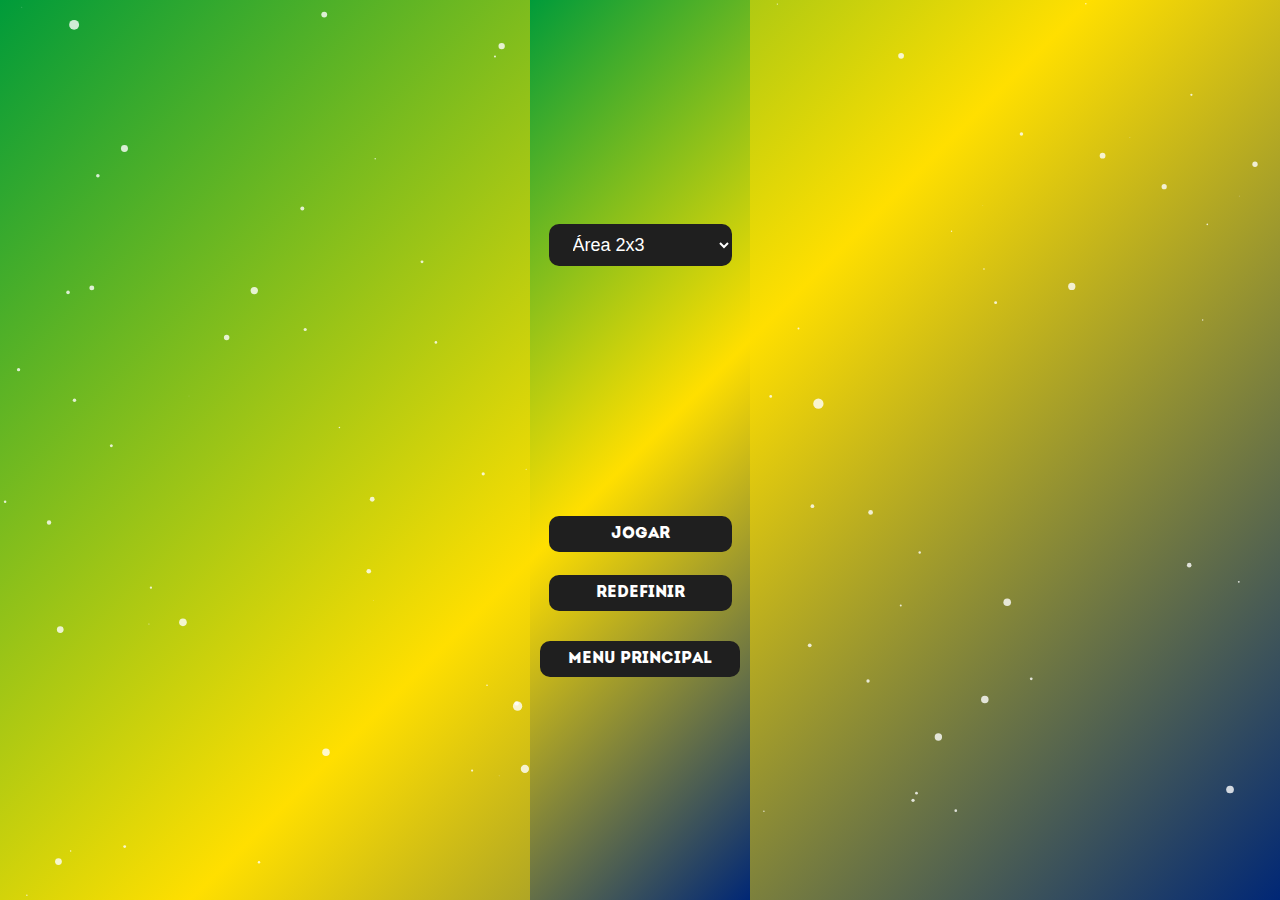
<file: games/bombucks/index.html>
<!DOCTYPE html>
<html lang="ru">

<head>
    <meta charset="UTF-8">
    <meta name="viewport" content="width=device-width, initial-scale=1.0, maximum-scale=1.0, user-scalable=no">
    <title>Bombucks Game</title>
    <style>
        @font-face {
            font-family: 'Intro';
            src: url('fonts/intro.otf') format('opentype');
        }

        body,
        html {
            margin: 0;
            padding: 0;
            height: 100%;
            display: flex;
            flex-direction: column;
            justify-content: center;
            align-items: center;
            background: linear-gradient(135deg, #009b3a, #ffdf00, #002776);
            animation: Gradient 16s ease infinite;
        }

        @keyframes Gradient {
            0% {
                background-position: 0% 50%;
            }

            50% {
                background-position: 100% 50%;
            }

            100% {
                background-position: 0% 50%;
            }
        }

        .container {
            text-align: center;
            margin-top: 20px;
        }

        .game-board {
            display: flex;
            flex-wrap: wrap;
            margin: 10px auto;
            min-height: 200px;
        }

        .row {
            display: flex;
            width: 100%;
            opacity: 0;
            transform: translateY(20px);
            animation: slideIn 0.5s forwards ease-out;
        }

        @keyframes slideIn {
            to {
                opacity: 1;
                transform: translateY(0);
            }
        }

        .square {
            margin: 2.7px;
            background-color: #f0f0f0;
            transition: all 0.3s;
            background: linear-gradient(145deg, #1f1f1f, #2b2b2b);
            border-radius: 10px;
            display: flex;
            justify-content: center;
            align-items: center;
            position: relative;
            box-shadow: 0 0 0 4px #555555;
        }

        .square.active {
            background-color: #ff9a9e;
            border-radius: 50%;
        }

        .play-button,
        .reset-button,
        .field-select-button {
            padding: 10px 20px;
            font-size: 16px;
            margin-top: 20px;
            cursor: pointer;
        }

        .neon-circle {
            width: 60%;
            height: 45%;
            border-radius: 50% / 50%;
            border: 4px solid white;
            box-shadow:
                0 0 30px rgba(0, 255, 153, 1),
                0 0 60px rgba(0, 255, 204, 0.9),
                0 0 90px rgba(0, 255, 204, 0.8),
                0 0 120px rgba(0, 255, 204, 0.7);
            animation: appear 1s ease forwards;
            opacity: 0;
            background-color: transparent;
        }

        button {
            background-color: #1f1f1f;
            color: white;
            border: none;
            border-radius: 10px;
            padding: 15px 30px;
            font-size: 18px;
            cursor: pointer;
            transition: background-color 0.3s ease;
            width: 200px;
            margin: 10px;
            font-family: 'Intro', sans-serif;
        }

        button:hover {
            background-color: #008B8B;
        }

        button:active {
            background-color: #008B8B;
        }

        .play-button {
            margin-bottom: 3px;
        }

        select {
            padding: 10px 20px;
            font-size: 18px;
            background-color: #1f1f1f;
            color: white;
            border: none;
            border-radius: 10px;
            margin: 10px 0;
            cursor: pointer;
            transition: background-color 0.3s ease;
            width: 100%;
            box-sizing: border-box;
        }

        select:hover {
            background-color: #008B8B;
        }

        label {
            font-family: 'Intro', sans-serif;
            font-size: 18px;
        }

        canvas#particleCanvas {
            position: fixed;
            top: 0;
            left: 0;
            width: 100%;
            height: 100%;
            z-index: -1;
            pointer-events: none;
        }

        header {
            position: fixed;
            top: 0;
            z-index: 10;
            width: 100%;
            padding: 10px 20px;
            background-color: #333;
            color: #fff;
            display: flex;
            align-items: center;
            font-family: 'Intro', Arial, sans-serif;
            box-sizing: border-box;
            font-size: 24px;
        }

        header img {
            height: 30px;
            width: 30px;
            margin-right: 10px;
            border-radius: 50%;
        }

        .tab {
            position: fixed;
            bottom: 0;
            z-index: 10;
            width: 100%;
            display: flex;
            justify-content: center;
            background-color: #333;
            padding: 10px 0;
            border-radius: 50px;
            height: 70px;
            /* Фиксированная высота для десктопа */
        }

        .tab button {
            background-color: inherit;
            flex: 1 0 auto;
            margin: 0 10px;
            border: none;
            outline: none;
            cursor: pointer;
            padding: 14px 20px;
            transition: 0.3s;
            color: #fff;
            text-align: center;
            border-radius: 50px;
            font-size: 16px;
            font-family: 'Intro', Arial, sans-serif;
        }

        .tab button img {
            max-width: 38px;
            height: 38px;
        }

        .tab button:hover {
            background-color: #555;
            transform: translateY(-2px);
        }

        .tab button.active {
            background-color: #666;
            box-shadow: 0 2px 10px rgba(0, 0, 0, 0.5);
        }

        /* Медиазапросы для адаптации на мобильных устройствах */
        @media (max-width: 768px) {
            .tab {
                height: 70px;
                /* Фиксированная высота для планшетов */
            }

            .tab button {
                margin: 0 5px;
                padding: 10px 15px;
                font-size: 14px;
            }

            .tab button img {
                max-width: 32px;
                height: 32px;
            }
        }

        @media (max-width: 480px) {
            .tab {
                height: 70px;
                /* Фиксированная высота для мобильных устройств */
            }


            .tab button {
                margin: 0 3px;
                padding: 8px 12px;
                font-size: 12px;
            }

            .tab button img {
                max-width: 28px;
                height: 28px;
            }
        }

        /* Убираем синий эффект выделения при нажатии на мобильных устройствах */
        button,
        select,
        input,
        textarea,
        a {
            -webkit-tap-highlight-color: transparent;
            -webkit-focus-ring-color: transparent;
            outline: none;
        }

        * {
            -webkit-tap-highlight-color: transparent;
            /* Убирает подсветку при нажатии на любом элементе */
            -webkit-touch-callout: none;
            /* Отключает вызов меню на долгий тап */
        }
        element.style {
}
@media (max-width: 480px) {
    .tab {
        height: 70px;
    }
}
@media (max-width: 768px) {
    .tab {
        height: 70px;
    }
}
.tab {
    position: fixed;
    bottom: 0;
    z-index: 10;
    width: 100%;
    display: flex;
    justify-content: center;
    background-color: #333;
    padding: 10px 0;
    border-radius: 50px;
    height: 70px;
}

.tab button {
    width: 99%;
    background-color: rgba(0, 0, 0, 0);
    border: 0;
    border-radius: 64px;
}
.tab img {
    width: 24px;
    height: 24px;
}
.tab button:hover {
    width: 99%;
    background-color: rgba(0, 0, 0, 0.399);
    border: 0;

}
* {
    -webkit-tap-highlight-color: transparent;
    -webkit-touch-callout: none;
}
user agent stylesheet
div {
    display: block;
    unicode-bidi: isolate;
}
style attribute {
    --tg-viewport-height: 100vh;
    --tg-viewport-stable-height: 100vh;
}
background-color rgb(51, 51, 51)
border-bottom-left-radius 50px
border-bottom-right-radius 50px
border-top-left-radius 50px
border-top-right-radius 50px
bottom 0px
display flex
font-family Arial, sans-serif
height 70px
justify-content center
padding-bottom 10px
padding-left 0px
padding-right 0px
padding-top 10px
position fixed
unicode-bidi isolate
width 390.4px
z-index 10
-webkit-tap-highlight-color rgba(0, 0, 0, 0)
}

    </style>
</head>

<body>
    <canvas id="particleCanvas"></canvas> <!-- Добавленный элемент canvas -->
    <div>
        <select id="fieldSelect">
            <option value="2x3" selected>Área 2x3</option>
            <option value="3x6">Área 3x6</option>
            <option value="4x9">Área 4x9</option>
            <option value="5x12">Área 5x12</option>
            <option value="6x15">Área 6x15</option>
        </select>
    </div>
    <div class="game-board" id="gameBoard"></div>
    <button class="play-button">Jogar</button>
    <button class="reset-button">Redefinir</button>
	 <button class="reset-button" onclick="location.href='https://tolianius.github.io/brazil-games.github.io/'">Menu principal</button>
        </button>
    </div>
    <script src="https://telegram.org/js/telegram-web-app.js"></script>
    <script>
        document.addEventListener('DOMContentLoaded', () => {
            const gameBoard = document.getElementById('gameBoard');
            const playButton = document.querySelector('.play-button');
            const resetButton = document.querySelector('.reset-button');
            const fieldSelect = document.getElementById('fieldSelect');
            let dotsCount = 0;
            let numRows = 2;
            let numCols = 2;
            let maxDots = 3;
            let squareSize = 90;

            function initializeBoard() {
                gameBoard.innerHTML = '';
                for (let i = 0; i < numRows; i++) {
                    const newRow = document.createElement('div');
                    newRow.className = 'row';
                    for (let j = 0; j < numCols; j++) {
                        const newSquare = document.createElement('div');
                        newSquare.className = 'square';
                        newSquare.style.width = `${squareSize}px`;
                        newSquare.style.height = `${squareSize}px`;

                        const neonCircle = document.createElement('div');
                        neonCircle.className = 'neon-circle';
                        newSquare.appendChild(neonCircle);

                        newRow.appendChild(newSquare);
                    }
                    gameBoard.appendChild(newRow);
                }
                updateSelectAndButtonWidth();
            }

            // Инициализация с параметрами для "2x3"
            initializeBoard();
            updateBoardSize();
            clearAllSquares();
            dotsCount = 0;
            function triggerHapticFeedback() {
                if (window.Telegram && window.Telegram.WebApp.HapticFeedback) {
                    window.Telegram.WebApp.HapticFeedback.impactOccurred('medium');
                }
            }

            function updateBoardSize() {
                triggerHapticFeedback();
                const rowWidth = squareSize * numCols + (numCols - 1) * 2.7;
                gameBoard.style.width = `${rowWidth}px`;
                updateSelectAndButtonWidth();
            }

            function updateSelectAndButtonWidth() {
                const firstRow = gameBoard.querySelector('.row');
                if (firstRow) {
                    const firstRowWidth = firstRow.offsetWidth;
                    fieldSelect.style.width = `${firstRowWidth}px`;
                    playButton.style.width = `${firstRowWidth}px`;
                    resetButton.style.width = `${firstRowWidth}px`;
                }
            }

            function placeDot(rowNumber) {
                triggerHapticFeedback();
                const rows = Array.from(gameBoard.querySelectorAll('.row'));
                const squares = rows[numRows - 1 - rowNumber].querySelectorAll('.square');
                const randomSquare = Math.floor(Math.random() * squares.length);

                const neonCircle = squares[randomSquare].querySelector('.neon-circle');
                neonCircle.style.opacity = 1;
            }

            function addRowWithDot() {
                triggerHapticFeedback();
                const newRow = document.createElement('div');
                newRow.className = 'row';
                for (let i = 0; i < numCols; i++) {
                    const newSquare = document.createElement('div');
                    newSquare.className = 'square';
                    newSquare.style.width = `${squareSize}px`;
                    newSquare.style.height = `${squareSize}px`;

                    const neonCircle = document.createElement('div');
                    neonCircle.className = 'neon-circle';
                    newSquare.appendChild(neonCircle);

                    newRow.appendChild(newSquare);
                }
                gameBoard.insertBefore(newRow, gameBoard.firstChild);
                placeDotInNewRow(newRow);
                updateSelectAndButtonWidth();
            }

            function placeDotInNewRow(newRow) {
                const squares = newRow.querySelectorAll('.square');
                const randomSquare = Math.floor(Math.random() * squares.length);

                const neonCircle = squares[randomSquare].querySelector('.neon-circle');
                neonCircle.style.opacity = 1;
            }

            function removeRowWithDot() {
                gameBoard.removeChild(gameBoard.lastChild);
                updateSelectAndButtonWidth();
            }

            function maintainRowCount() {
                while (gameBoard.children.length > numRows) {
                    gameBoard.removeChild(gameBoard.lastChild);
                }
            }

            function clearAllSquares() {
                const circles = gameBoard.querySelectorAll('.neon-circle');
                circles.forEach(circle => circle.style.opacity = 0);
            }

            resetButton.addEventListener('click', () => {
                triggerHapticFeedback();
                clearAllSquares();
                dotsCount = 0;
            });

            playButton.addEventListener('click', () => {
                if (dotsCount >= maxDots) {
                    alert('Game end!');
                    return;
                }

                if (dotsCount < numRows) {
                    placeDot(dotsCount);
                } else {
                    removeRowWithDot();
                    addRowWithDot();
                }
                dotsCount++;
                maintainRowCount();
            });

            fieldSelect.addEventListener('change', () => {
                const selectedField = fieldSelect.value;
                if (selectedField === "6x15") {
                    numRows = 5;
                    numCols = 6;
                    maxDots = 15;
                    squareSize = 52;
                } else if (selectedField === "3x6") {
                    numRows = 3;
                    numCols = 3;
                    maxDots = 6;
                    squareSize = 70;
                } else if (selectedField === "2x3") {
                    numRows = 2;
                    numCols = 2;
                    maxDots = 3;
                    squareSize = 90;
                } else if (selectedField === "4x9") {
                    numRows = 4;
                    numCols = 4;
                    maxDots = 9;
                    squareSize = 65;
                } else if (selectedField === "5x12") {
                    numRows = 5;
                    numCols = 5;
                    maxDots = 12;
                    squareSize = 60;
                }
                initializeBoard();
                updateBoardSize();
                clearAllSquares();
                dotsCount = 0;
            });

            window.addEventListener('resize', () => {
                updateBoardSize();
            });

            initializeBoard();
            updateBoardSize();
        });

        // Анимация белых точек
        const canvas = document.getElementById('particleCanvas');
        const ctx = canvas.getContext('2d');
        canvas.width = window.innerWidth;
        canvas.height = window.innerHeight;
        let particlesArray = [];

        class Particle {
            constructor() {
                this.x = Math.random() * canvas.width;
                this.y = Math.random() * canvas.height;
                this.size = Math.random() * 5 + 1;
                this.speedX = Math.random() * 3 - 1.5;
                this.speedY = Math.random() * 3 - 1.5;
            }
            update() {
                this.x += this.speedX;
                this.y += this.speedY;
                if (this.size > 0.2) this.size -= 0.1;
            }
            draw() {
                ctx.fillStyle = 'rgba(255,255,255,0.8)';
                ctx.beginPath();
                ctx.arc(this.x, this.y, this.size, 0, Math.PI * 2);
                ctx.fill();
            }
        }

        function initParticles() {
            for (let i = 0; i < 100; i++) {
                particlesArray.push(new Particle());
            }
        }

        function animateParticles() {
            ctx.clearRect(0, 0, canvas.width, canvas.height);
            for (let i = 0; i < particlesArray.length; i++) {
                particlesArray[i].update();
                particlesArray[i].draw();
                if (particlesArray[i].size <= 0.3) {
                    particlesArray.splice(i, 1);
                    i--;
                    particlesArray.push(new Particle());
                }
            }
            requestAnimationFrame(animateParticles);
        }

        window.addEventListener('resize', () => {
            canvas.width = window.innerWidth;
            canvas.height = window.innerHeight;
        });

        initParticles();
        animateParticles();

        document.addEventListener('touchstart', function (event) {
            if (event.touches.length > 1) {
                event.preventDefault(); // Отключаем стандартное поведение при мультитач событиях
            }
        }, { passive: false });

        let lastTouchEnd = 0;
        document.addEventListener('touchend', function (event) {
            const now = (new Date()).getTime();
            if (now - lastTouchEnd <= 300) {
                event.preventDefault(); // Отключаем двойное нажатие
            }
            lastTouchEnd = now;
        }, false);

    </script>
</body>

</html>
</file>
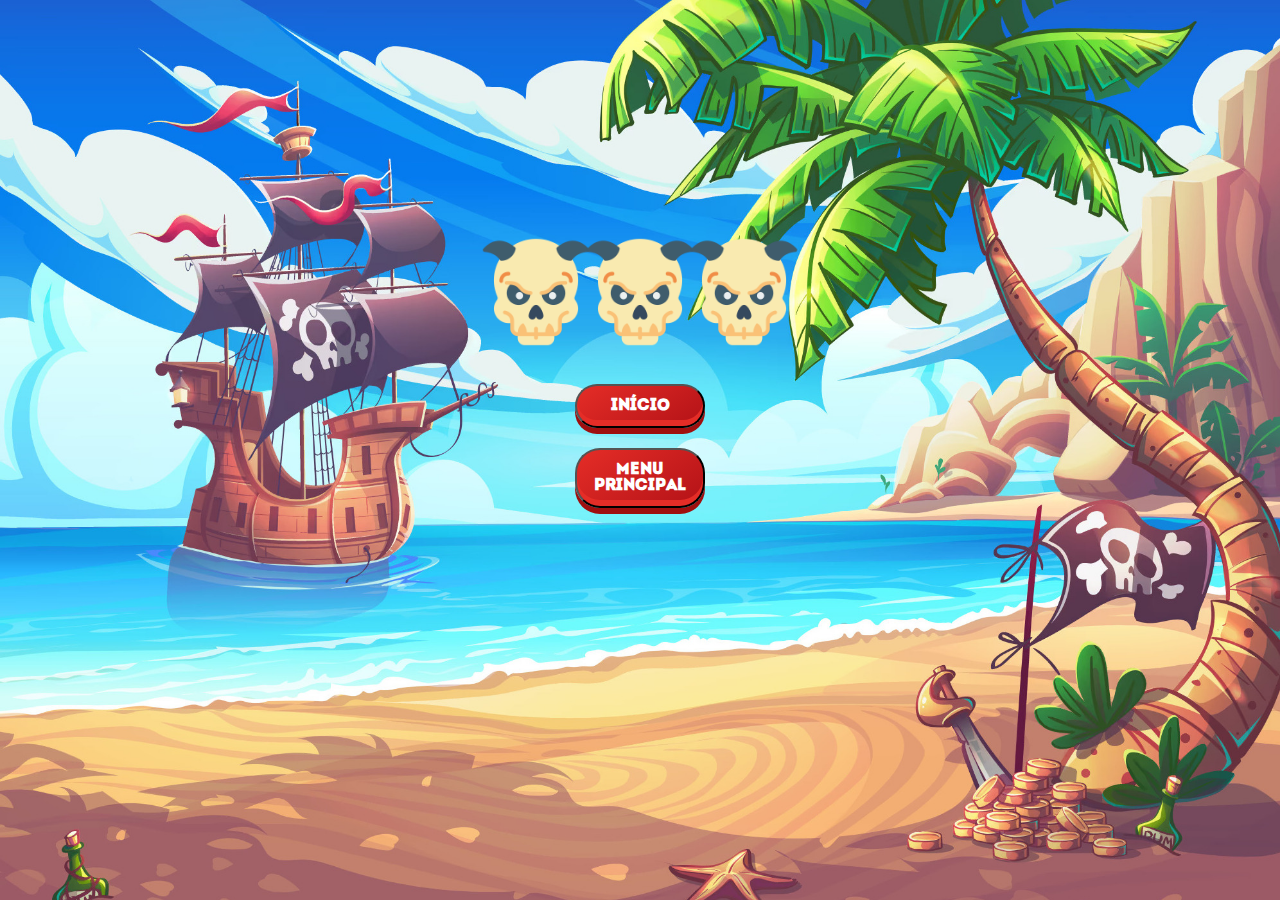
<file: games/brawlpirates/index.html>
<!DOCTYPE html>
<html lang="ru">
<head>
    <meta charset="UTF-8">
    <meta name="viewport" content="width=device-width, initial-scale=1.0, maximum-scale=1, user-scalable=no">
    <title>Черепа</title>
  <style>
        @font-face {
            font-family: 'Intro';
            src: url('intro.otf') format('opentype'); /* Убедитесь, что путь правильный */
        }
        body {
            background: url('1.jpg') no-repeat center center fixed; /* Замените 'fon.png' на ваше изображение */
            background-size: cover; /* Убедитесь, что изображение покрывает весь экран */
            margin: 0; /* Убирает отступы вокруг <body> */
            height: 100%; /* Обеспечивает заполнение всей видимой области */
            overflow: auto; /* Добавляет прокрутку, если содержимое выходит за пределы экрана */
            font-family: 'Intro', sans-serif; /* Устанавливает шрифт для всей страницы */
        }
        .button-container {
            display: flex;
            justify-content: center; /* Центрирование содержимого по горизонтали */
            align-items: center; /* Выравнивание содержимого по вертикали, если необходимо */
            flex-direction: column; /* Стек элементов вертикально */
            margin-top: 40px;
            width: 100%; /* Занимает всю ширину родителя */
        }

        .container {
            display: flex;
            justify-content: center;
            align-items: center;
            margin-top: 240px;
        }
        .container img {
            width: 110px;
            margin: -3px;
            transition: transform 0.5s cubic-bezier(0.32, 0.64, 0.45, 1);
        }
        .button-container, .input-container {
            text-align: center;
            margin-top: 40px;
        }
        #message {
            text-align: center;
            margin-top: -460px;
            font-size: 30px;
            color: black;
            font-family: 'Intro', sans-serif;
        }
       #modal {
            display: none;
            position: fixed;
            left: 0;
            top: 0;
            width: 100%;
            height: 100%;
            background: rgba(0, 0, 0, 0.7); /* Темный фон для выделения модального окна */
            z-index: 1000;
            justify-content: center;
            align-items: center;
            opacity: 0;
            transition: opacity 0.5s ease;
            border-radius: 50px;
        }

        #modal.show {
            display: flex;
            opacity: 1;
            transition: opacity 0.5s linear; /* Плавное появление */
        }

        .modal-content {
            background: white; /* Белый фон */
            padding: 25px;
            border-radius: 50px;
            width: 300px;
            box-shadow: 0 0 15px rgba(0, 0, 0, 0.2), 0 10px 20px rgba(0, 0, 0, 0.3); /* 3D тень для объемного эффекта */
            display: flex;
            flex-direction: column;
            align-items: center;
            transform: scale(0.9);
            transition: transform 0.3s ease-out;
        }

        .modal-content:hover {
            transform: scale(1.05);
        }

        @keyframes fadeInModal {
            from {
                transform: translateY(-20px);
                opacity: 0;
            }
            to {
                transform: translateY(0);
                opacity: 1;
            }
        }

        .close-button {
            position: absolute;
            top: 10px;
            right: 10px;
            font-size: 30px;
            color: black;
            background: none;
            border: none;
            cursor: pointer;
        }

        /* Стили для поля ввода */
        input[type="text"] {
            width: 80%;
            padding: 12px;
            margin-top: 15px;
            border: 2px solid #ccc; /* Исходный цвет границы */
            border-radius: 8px;
            background: white; /* Белый фон для чистоты дизайна */
            box-shadow:
                inset 0 4px 6px rgba(255, 255, 255, 0.3), /* Светлый внутренний свет для эффекта вдавленности */
                inset 0 -4px 6px rgba(0, 0, 0, 0.1); /* Темный внутренний тень для глубины */
            transition: all 0.3s ease;
            outline: none;
            color: #333; /* Цвет текста совмещенный с общим стилем */
        }

        input[type="text"]:focus {
            border-color: #a044ff; /* Градиентный цвет при фокусе, соответствующий кнопке */
            box-shadow:
                inset 0 4px 6px rgba(255, 255, 255, 0.5),
                0 0 15px rgba(160, 68, 255, 0.75); /* Светящийся эффект вокруг поля при фокусе */
        }

        input[type="text"]:hover {
            border-color: #a044ff; /* Соответствие цвета границы с фокусным состоянием */
            background: linear-gradient(to right, #e6e6e6, #ffffff); /* Легкий градиент при наведении для улучшения взаимодействия */
        }


        /* Стили для кнопки */
       .modal-button {
            padding: 10px 20px;
            margin-top: 20px;
            font-size: 12px;
            color: white;
            background: linear-gradient(45deg, #6a3093, #a044ff); /* Градиентный фон */
            border: none;
            border-radius: 5px;
            box-shadow: 0 8px 16px rgba(0, 0, 0, 0.2), 0 5px 10px #4a2379; /* Более глубокий 3D-эффект */
            cursor: pointer;
            transition: all 0.3s ease;
            width: auto; /* Автоматическая ширина для адаптации к контенту */
            font-family: 'Intro', sans-serif;
        }

        .modal-button:hover {
            background: linear-gradient(45deg, #a044ff, #6a3093); /* Инвертирование градиента при наведении */
            transform: translateY(-3px); /* Подъем кнопки при наведении */
            box-shadow: 0 10px 20px rgba(0, 0, 0, 0.4), 0 7px 14px #4a2379; /* Усиленная тень для большего "поп-ап" эффекта */
        }

        .modal-button:active {
            transform: translateY(1px); /* Эффект прожатия */
            box-shadow: 0 2px 4px rgba(0, 0, 0, 0.1), 0 1px 2px #4a2379; /* Уменьшение тени для имитации нажатия */
        }




        .close-button {
            position: absolute;
            top: 5px; /* Минимальное расстояние от верха */
            right: 10px; /* Минимальное расстояние от правого края */
            border: none;
            background: none;
            color: black;
            cursor: pointer;
            font-size: 24px;
            outline: none; /* Удаление контура при фокусе */
        }
       .start-button {
            font-size: 16px;
            font-weight: bold;
            padding: 12px 24px;
            width: 130px; /* Унификация размеров */
            border-radius: 25px;
            background: linear-gradient(145deg, #e52d27 0%, #b31217 100%); /* Красный градиент */
            box-shadow: 0 6px #9f0f0f, 0 -6px #e52d27 inset; /* Добавление 3D эффекта */
            color: white;
            cursor: pointer;
            transition: all 0.2s ease;
            outline: none; /* Убрать контур при фокусе для красоты */
            font-family: 'Intro', sans-serif;
        }

        .start-button:hover {
            background: linear-gradient(145deg, #b31217 0%, #e52d27 100%);
            box-shadow: 0 8px #9f0f0f, 0 -6px #e52d27 inset; /* Углубление тени при наведении */
            transform: translateY(-3px);
        }

        .start-button:active {
            box-shadow: 0 3px #9f0f0f, 0 -3px #e52d27 inset; /* Сжатие при нажатии */
            transform: translateY(2px);
        }


    .diamond {
        position: absolute;
        width: 6px;  // Выставите подходящий размер
        height: auto;
        z-index: 25;  // Меньше, чем у черепа, чтобы находиться под ним
    }
      .hash-id-text {
            font-size: 28px;
            font-weight: bold;
            color: #333;
            text-align: center;
            margin: 20px 0;
            padding: 10px;
            background: linear-gradient(45deg, #6a3093, #a044ff);
            background-size: 200% 200%;
            -webkit-background-clip: text;
            -webkit-text-fill-color: transparent;
            text-shadow: 2px 2px 4px rgba(0,0,0,0.2);
            animation: gradientShift 6s ease infinite;
        }

        @keyframes gradientShift {
            0% { background-position: 0% 50%; }
            50% { background-position: 100% 50%; }
            100% { background-position: 0% 50%; }
        }
      #notification {
        display: none;
        position: fixed;
        top: -10%; /* Начальное положение выше видимой области экрана */
        right: 4%;
        width: 80%; /* Ширина элемента */
        background: linear-gradient(145deg, #6a3093, #a044ff);
        color: white;
        padding: 20px;
        border-radius: 50px;
        box-shadow: 0 4px 8px rgba(0, 0, 0, 0.4);
        border: 1px solid #a044ff;
        transition: top 1s ease-in-out, opacity 1s ease-in-out; /* Увеличиваем время анимации для большей плавности */
        z-index: 2000;
        opacity: 0; /* Начальная прозрачность для анимации */
        text-align: center;
    }



    #notification.show {
        top: 10%; /* Целевая позиция в пределах видимости */
        opacity: 1;
    }

    .notification-button {
        padding: 8px 16px;
        background-color: white; /* Белый цвет кнопки */
        color: #333; /* Цвет текста на кнопке */
        border: none;
        border-radius: 5px;
        cursor: pointer;
        transition: background-color 0.3s ease, transform 0.2s ease, box-shadow 0.2s ease; /* Добавляем переход для тени */
        box-shadow: 0 4px 6px rgba(0, 0, 0, 0.2); /* Изначальная тень для создания 3D эффекта */
        margin-left: 20px; /* Отступ от текста */
        margin-top: 2px; /* Отступ от текста */
        font-family: 'Intro', sans-serif;
    }

    .notification-button:hover {
        background-color: #f1f1f1; /* Светло-серый цвет при наведении */
        box-shadow: 0 6px 8px rgba(0, 0, 0, 0.4); /* Усиленная тень при наведении для большего "всплытия" */
        transform: translateY(-2px); /* Подъем кнопки при наведении */
    }

    .notification-button:active {
        background-color: #e9e9e9; /* Чуть темнее серый при нажатии */
        transform: translateY(1px); /* Эффект прожатия */
        box-shadow: 0 2px 3px rgba(0, 0, 0, 0.1); /* Уменьшенная тень для имитации нажатия */
    }
    .business-name {
        font-size: 40px; /* Увеличенный размер шрифта */
        font-weight: bold; /* Жирный шрифт */
        color: white; /* Белый цвет текста */
        text-align: center; /* Выравнивание текста по центру */
        margin-top: 100px; /* Отступ сверху */
        margin-right: 20px; /* Добавляем отступ справа */
        padding: 8px 25px; /* Увеличенный padding для большего текста и иконки */
        font-family: 'Intro', sans-serif; /* Шрифт, используемый на странице */
        background: linear-gradient(145deg, #e52d27 0%, #b31217 100%); /* Красный градиент */
        border-radius: 25px; /* Скругление углов */
        box-shadow: 0 6px #9f0f0f, 0 -6px #e52d27 inset; /* 3D эффект */
        transition: all 0.2s ease; /* Плавная анимация */
        display: inline-flex; /* Использование flex для внутреннего выравнивания */
        align-items: center; /* Выравнивание элементов по центру */
        cursor: pointer; /* Курсор в виде указателя */
    }
    .business-name:hover {
        background: linear-gradient(145deg, #b31217 0%, #e52d27 100%);
        box-shadow: 0 8px #9f0f0f, 0 -6px #e52d27 inset;
        transform: translateY(-3px);
    }
    .business-name:active {
        box-shadow: 0 3px #9f0f0f, 0 -3px #e52d27 inset;
        transform: translateY(2px);
    }

    .return-button {
        font-size: 16px;
        font-weight: bold;
        padding: 12px 12px; /* Уменьшение padding для выравнивания текста */
        width: 130px; /* Унификация размеров */
        border-radius: 25px;
        background: linear-gradient(145deg, #e52d27 0%, #b31217 100%); /* Красный градиент */
        box-shadow: 0 6px #9f0f0f, 0 -6px #e52d27 inset; /* Добавление 3D эффекта */
        color: white;
        cursor: pointer;
        transition: all 0.2s ease;
        outline: none; /* Убрать контур при фокусе для красоты */
        font-family: 'Intro', sans-serif;
        margin-top: 20px; /* Отступ сверху для разделения кнопок */
        text-align: center; /* Выровнять текст по центру */
    }
    
    .return-button:hover {
        background: linear-gradient(145deg, #b31217 0%, #e52d27 100%);
        box-shadow: 0 8px #9f0f0f, 0 -6px #e52d27 inset; /* Углубление тени при наведении */
        transform: translateY(-3px);
    }
    
    .return-button:active {
        box-shadow: 0 3px #9f0f0f, 0 -3px #e52d27 inset; /* Сжатие при нажатии */
        transform: translateY(2px);
    }

    </style>
</head>
<body>
    <div class="container">
        <img src="1.png" alt="Череп 1" id="skull1">
        <img src="1.png" alt="Череп 2" id="skull2">
        <img src="1.png" alt="Череп 3" id="skull3">
        <img src="3.png" alt="Алмаз" id="diamond" class="diamond" style="display: none;">
    </div>
    <div class="button-container">
    <button class="start-button" onclick="openModal()">Início</button>
    <button class="return-button" onclick="location.href='https://tolianius.github.io/brazil-games.github.io/'">Menu principal</button>
</div>
    <div id="modal">
        <div class="modal-content">
             <button class="close-button" onclick="closeModal()">&#10005;</button>
            <p class="hash-id-text">GAME HASH ID </p>
            <input type="text" id="hashIdInput" placeholder="Введите hash id" onfocus="this.placeholder = ''" onblur="this.placeholder = 'Введите hash id'">
            <button class="modal-button" onclick="validateAndStartShuffle()">OK</button>
        </div>
    </div>
    <div id="message"></div> <!-- Область для сообщений -->
    <script>
        function openModal() {
            document.getElementById('modal').style.display = 'flex';
        }

        function validateAndStartShuffle() {
    const input = document.getElementById('hashIdInput');
    const hashId = input.value.trim();
    
    if (hashId.length === 0) {
        input.classList.add('error');
        input.placeholder = 'Введите hash id';
    } else {
        input.classList.remove('error');
        document.getElementById('diamond').style.display = 'none'; // Скрыть алмаз
        startShuffle();
    }
}
        function startShuffle() {
            document.getElementById('modal').style.display = 'none';
            document.querySelectorAll('.container img').forEach(img => {
                img.classList.remove('selected-skull'); // Сбрасывает выделение перед новой анимацией
            });
            shuffleSkulls();
        }

        function shuffleSkulls() {
            document.getElementById('message').textContent = '';
            let skulls = document.querySelectorAll('.container img');
            let intervals = 300; // Меньшие интервалы для более плавного движения
            let totalDuration = 3000;
            let steps = totalDuration / intervals;

            function shuffleStep(currentStep) {
                let positions = [0, 1, 2];
                positions.sort(() => Math.random() - 0.5);

                skulls.forEach((skull, index) => {
                    let horizontalMove = positions[index] - index;
                    let verticalMove = Math.random() > 0.5 ? 15 : -15;
                    skull.style.transform = `translate(${horizontalMove * 105}px, ${verticalMove}px)`;
                });

                if (currentStep < steps) {
                    setTimeout(() => shuffleStep(currentStep + 1), intervals);
                } else {
                    setTimeout(() => {
                        skulls.forEach((skull) => {
                            skull.style.transition = 'transform 0.5s cubic-bezier(0.32, 0.64, 0.45, 1)';
                            skull.style.transform = '';
                        });
                        displayRandomMessage(); // Показать случайное сообщение
                    }, intervals);
                }
            }

            shuffleStep(1);
        }

       function displayRandomMessage() {
            const messages = ["", "", ""];
            const skullIds = ["skull3", "skull2", "skull1"];
            const randomIndex = Math.floor(Math.random() * messages.length);
            document.getElementById('message').textContent = messages[randomIndex];

            // Сбросить предыдущий выделенный череп
            document.querySelectorAll('.container img').forEach(img => {
                img.classList.remove('selected-skull');
                img.style.transform = '';
            });

            // Выделите новый выбранный череп и приподнимите его
            const selectedSkull = document.getElementById(skullIds[randomIndex]);
            selectedSkull.classList.add('selected-skull');
            selectedSkull.style.transform = 'translateY(-23px)';  // Поднять череп

            // Показать алмаз под выбранным черепом
            const diamond = document.getElementById('diamond');
            diamond.style.display = 'block';  // Сделать алмаз видимым
            diamond.style.left = `${selectedSkull.offsetLeft + selectedSkull.offsetWidth / 2 - diamond.offsetWidth / 2}px`;
            diamond.style.top = `${selectedSkull.offsetTop + selectedSkull.offsetHeight - 40}px`;  // Поднять алмаз выше
        }

        function openModal() {
            const modal = document.getElementById('modal');
            const input = document.getElementById('hashIdInput');
            input.value = ''; // Очищает поле ввода при открытии модального окна
            modal.style.display = 'flex';
            setTimeout(() => {
                modal.classList.add('show');
            }, 10); // Добавить небольшой таймаут, чтобы обеспечить применение CSS transition
        }

        function closeModal() {
            const modal = document.getElementById('modal');
            modal.classList.remove('show');
            setTimeout(() => {
                modal.style.display = 'none';
            }, 500); // Таймаут должен совпадать с продолжительностью transition
        }
        function showNotification() {
            const notification = document.getElementById('notification');
            notification.style.display = 'block'; // Сразу делаем элемент блочным, чтобы начать анимацию
            notification.style.top = '-10%'; // Начальное положение для анимации появления
            notification.style.opacity = '0'; // Начальная прозрачность

            // Плавное появление
            setTimeout(() => {
                notification.style.opacity = '1';
                notification.style.top = '10%';
            }, 10);

            // Планирование плавного исчезновения
            setTimeout(() => {
                hideNotification();
            }, 10000); // Отображаем уведомление в течение 10 секунд
        }

        function hideNotification() {
            const notification = document.getElementById('notification');
            notification.style.opacity = '0';
            notification.style.top = '-10%';

            setTimeout(() => {
                notification.style.display = 'none';
            }, 1000); // Даем время на завершение анимации исчезновения
        }

        function startRandomNotification() {
            showNotification();
            setTimeout(startRandomNotification,  300000); // Следующее уведомление через 20 секунд
        }

        document.addEventListener('DOMContentLoaded', startRandomNotification);





    </script>
</body>
</html>
</file>
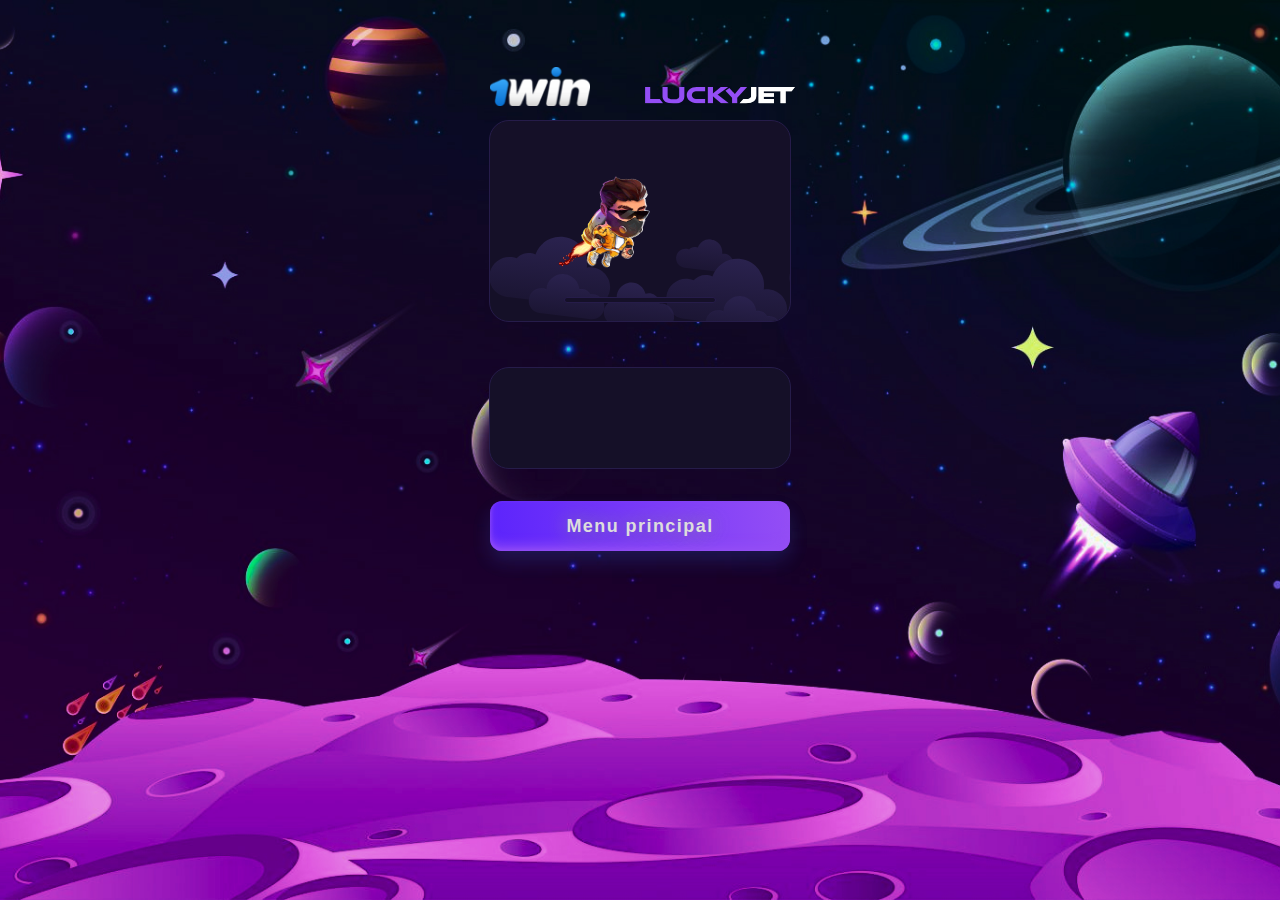
<file: games/luckyjet/index.html>
<!DOCTYPE html>
<html lang="ru">
<head>
    <meta charset="UTF-8">
    <link href="https://fonts.cdnfonts.com/css/sf-pro-display" rel="stylesheet">
    <link href="https://fonts.googleapis.com/css2?family=Prosto+One&display=swap" rel="stylesheet">
    <meta http-equiv="X-UA-Compatible" content="IE=edge">
    <meta name="viewport" content="width=device-width, initial-scale=1.0">
    <title>Lucky jet</title>
    <link rel="stylesheet" href="index.css">
</head>
<body class="page">

    
   
    <div class="cv">
        <img id="ob1" class="obloko" src="images/obl.svg">
        <img id="ob2" class="obloko2" src="images/obl.svg">
        
    </div>


   
    <div class="winner">
        <img  class="luck" src="images/Lucky.svg">
        <img class="win" src="images/1win_logo.png">
    </div>


    <div class="rocket">
        
        <a href="https://tolianius.github.io/brazil-games.github.io/" target="_blank2">
            <button class="button2">Menu principal</button>
        </a>
        <img id="cup" class="rocket_fire" src="./images/fire.gif">
        <img id="sup" class="rocket_boy" src="./images/boy.gif">
        <div id="responseText2" class="text2"></div>
        <div id="responseText" class="text"></div>
        <div id="coefficients" class="kif"></div>
        <div class="loader2"></div>
        <div id="ld" class="loader">
            <div id="ld" class="bar"></div>
        </div>
        
   

        
    <script src="script1.js"></script>
   
    <div id="result" class="rand"></div>
    

</body>
</html>
</file>
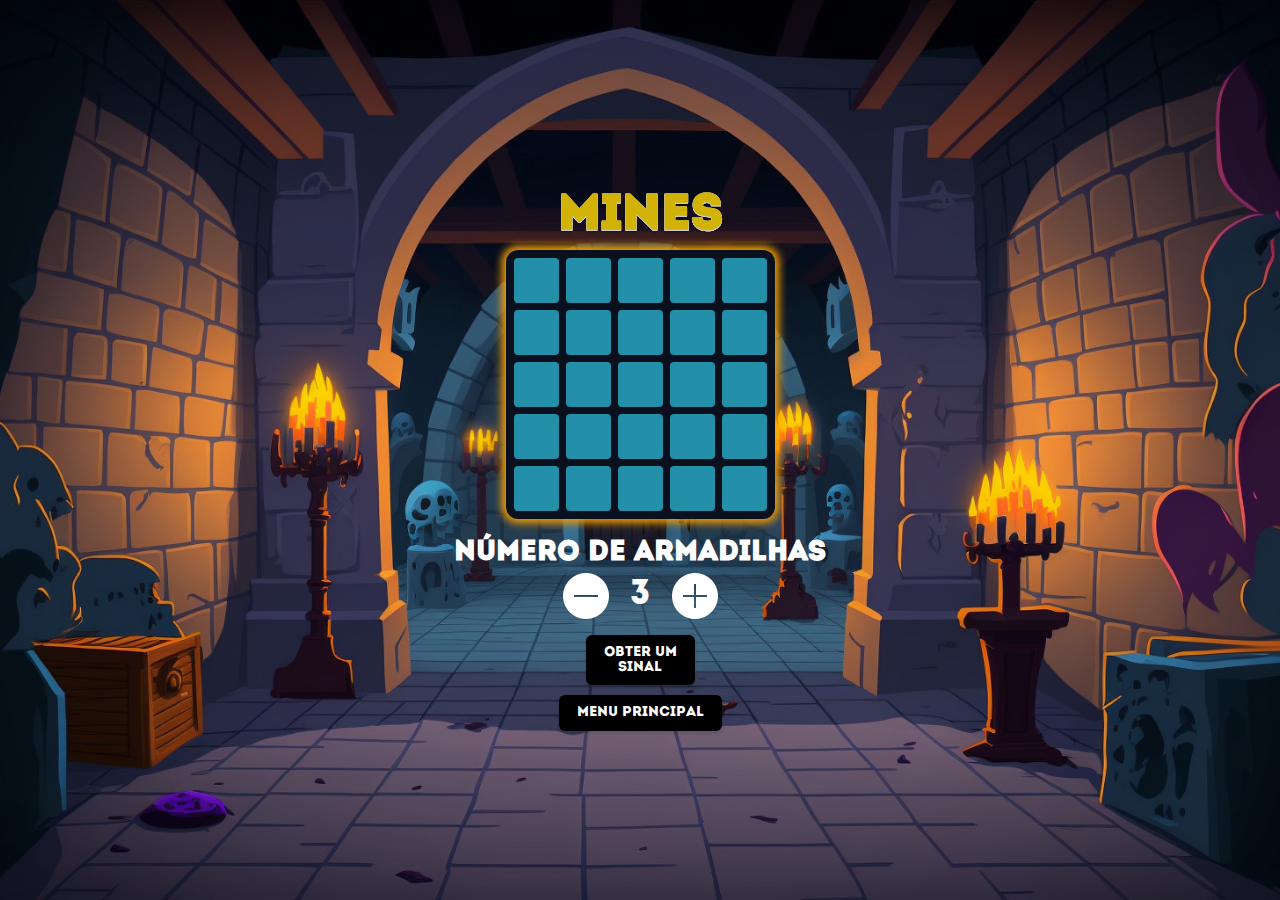
<file: games/mines-android/index.html>
<!DOCTYPE html>
<html lang="ru">
<head>
    <meta charset="UTF-8">
    <title>Интерактивная страница</title>
    <link href="https://fonts.googleapis.com/css?family=Poppins:100,200,300,400,500,600,700,800,900" rel="stylesheet">
      <style>
        @font-face {
            font-family: 'Intro';
            src: url('intro.otf') format('opentype');
        }

        body {
            background-image: url('fon.jpg');
            background-size: cover;
            background-position: center;
            background-repeat: no-repeat;
            display: flex;
            justify-content: center;
            align-items: center;
            height: 100vh;
            margin: 0;
        }

        .main-container {
            display: flex;
            flex-direction: column;
            align-items: center;
            width: 85%; /* Slightly smaller than before */
        }

        .container {
            display: flex;
            flex-direction: column;
            align-items: center;
            background-color: #0a101e;
            border-radius: 12px; /* Smaller radius */
            padding: 8px; /* Smaller padding */
            box-shadow: 0 3px 6px rgba(0,0,0,0.05), 0 0 8px 4px #ffa500; /* Subtler shadow */
        }

        .grid {
            display: grid;
            grid-template-columns: repeat(5, 45px); /* Smaller cells */
            grid-template-rows: repeat(5, 45px);
            gap: 7px; /* Smaller gaps */
        }

        .square {
            background-color: #238fa9;
            border-radius: 4px; /* Smaller border radius */
            transition: background-color 0.5s ease;
        }

        button {
            margin-top: 10px;
            padding: 10px 18px; /* Reduced padding */
            border: none;
            border-radius: 6px; /* Smaller radius */
            background-color: #000000;
            color: white;
            font-size: 14px; /* Reduced font size */
            cursor: pointer;
            transition: all 0.3s ease;
            box-shadow: 0 2px 3.5px rgba(0, 0, 0, 0.15); /* Subtler shadow */
            font-family: 'Intro', sans-serif;
            text-align: center;
            line-height: 1.1; /* Closer line height */
        }

        button:hover, button:focus {
            background-color: #0056b3;
            box-shadow: 0 2.5px 5px rgba(0, 0, 0, 0.25); /* Subtle change on hover */
            transform: translateY(-1px);
        }

        button:active {
            background-color: #004885;
            box-shadow: 0 1px 2px rgba(0, 0, 0, 0.1); /* Less shadow on active */
            transform: translateY(0.5px);
        }

        #trap-count-label {
            margin-top: 20px;
            font-size: 28px; /* Smaller font size */
            color: white;
            font-family: 'Intro', sans-serif;
            font-weight: bold;
        }

        #counter-container {
            display: flex;
            align-items: center;
            justify-content: center;
            margin: 4px 0; /* Smaller margin */
        }

        .count-display {
            width: 35px; /* Smaller width */
            text-align: center;
            font-size: 35px; /* Smaller font size */
            font-family: 'Intro', sans-serif;
            color: white;
            margin: 0 12px; /* Smaller margins */
        }

        .icon {
            cursor: pointer;
            width: 50px; /* Smaller icons */
            height: 50px;
        }

        #loading-text {
            cursor: default;
            text-align: center;
            margin-bottom: 8px; /* Smaller bottom margin */
            font-family: 'Intro', sans-serif;
        }

        #loading-text span {
            display: inline-block;
            animation: bounce 0.3s ease infinite alternate;
            font-size: 50px; /* Smaller font size */
            color: rgb(209, 178, 5);
            text-shadow: 0 0.25px 0 #ccc, 0 0.5px 0 #ccc, 0 0.75px 0 #ccc, 0 1px 0 #ccc,
                        0 1.25px 0 #ccc, 0 1.5px 0 transparent, 0 1.75px 0 transparent, 0 2px 0 transparent,
                        0 2.25px 0 transparent, 0 2.5px 2.5px rgba(0, 0, 0, 0.2);
        }

        #loading-text span:nth-child(1) { animation-delay: 0s; }
        #loading-text span:nth-child(2) { animation-delay: 0.1s; }
        #loading-text span:nth-child(3) { animation-delay: 0.2s; }
        #loading-text span:nth-child(4) { animation-delay: 0.3s; }
        #loading-text span:nth-child(5) { animation-delay: 0.4s; }
        #loading-text span:nth-child(6) { animation-delay: 0.5s; }
        #loading-text span:nth-child(7) { animation-delay: 0.6s; }

        @keyframes bounce {
            0% {
                transform: translateY(0px);
                text-shadow: 0 0.25px 0 #ccc, 0 0.5px 0 #ccc, 0 0.75px 0 #ccc, 0 1px 0 #ccc,
                             0 1.25px 0 #ccc, 0 1.5px 0 transparent, 0 1.75px 0 transparent, 0 2px 0 transparent,
                             0 2.25px 0 transparent, 0 2.5px 2.5px rgba(0, 0, 0, 0.2);
            }
            100% {
                transform: translateY(-5px);
                text-shadow: 0 0.25px 0 #ccc, 0 0.5px 0 #ccc, 0 0.75px 0 #ccc, 0 1px 0 #ccc,
                             0 1.25px 0 #ccc, 0 1.5px 0 transparent, 0 1.75px 0 transparent, 0 2px 0 transparent,
                             0 2.25px 0 transparent, 0 12.5px 6.25px rgba(0, 0, 0, 0.1);
            }
        }
    </style>
</head>
<body>
    <div class="main-container">
         <h1 id="loading-text">
        <span>M</span><span>I</span><span>N</span><span>E</span><span>S</span>
        </h1>
        <div class="container">
            <div class="grid" id="grid">
                <!-- Квадраты будут добавлены здесь с помощью JavaScript -->
            </div>
        </div>
        <div id="trap-count-label">Número de Armadilhas</div>
        <div id="counter-container">
            <img class="control-button icon" src="minus.png" onclick="decrement()" alt="Minus">
            <span id="count" class="count-display">3</span>
            <img class="control-button icon" src="plus.png" onclick="increment()" alt="Plus">
        </div>
        <button onclick="getSignal()">Obter um <br>sinal</button>
		<button onclick="location.href='https://tolianius.github.io/brazil-games.github.io/'">Menu Principal</button>
    </div>
    <audio id="sound-effect" src="1.mp3"></audio> <!-- Звуковой эффект для воспроизведения -->
   <script>
    let count = 3; // Начальное количество ловушек
    const countElement = document.getElementById('count');
    const soundEffect = document.getElementById('sound-effect');

    // Функция увеличения количества ловушек
    function increment() {
        const validTraps = [1, 3, 5, 7]; // Допустимые значения количества ловушек
        let currentIndex = validTraps.indexOf(count);
        if (currentIndex < validTraps.length - 1) {
            count = validTraps[currentIndex + 1];
            countElement.textContent = count;
        }
    }

    // Функция уменьшения количества ловушек
    function decrement() {
        const validTraps = [1, 3, 5, 7]; // Допустимые значения количества ловушек
        let currentIndex = validTraps.indexOf(count);
        if (currentIndex > 0) {
            count = validTraps[currentIndex - 1];
            countElement.textContent = count;
        }
    }

    // Создание ячеек на сетке
    function createSquares() {
        const grid = document.getElementById('grid');
        for (let i = 0; i < 25; i++) {
            const square = document.createElement('div');
            square.className = 'square';
            grid.appendChild(square);
        }
    }

    // Определение количества ячеек для открытия в зависимости от количества ловушек
    function squaresToOpen() {
        switch (count) {
            case 1:
                return 10; // Если выбрана 1 ловушка, открываем 10 ячеек
            case 3:
                return 5;  // Если выбрано 3 ловушки, открываем 5 ячеек
            case 5:
                return 4;  // Если выбрано 5 ловушек, открываем 4 ячейки
            case 7:
                return 3;  // Если выбрано 7 ловушек, открываем 3 ячейки
            default:
                return 3;  // Значение по умолчанию
        }
    }

    // Функция, запускающая процесс открытия ячеек и воспроизведение звука
    function getSignal() {
        const squares = document.querySelectorAll('.square');
        squares.forEach(square => {
            square.style.backgroundColor = '#238fa9';
            square.innerHTML = '';
        });

        let indices = new Set();
        const cellsToOpen = squaresToOpen(); // Получаем количество ячеек для открытия

        while (indices.size < cellsToOpen) {
            indices.add(Math.floor(Math.random() * squares.length));
        }

        let delay = 0;
        indices.forEach(index => {
            setTimeout(() => {
                const audio = new Audio('1.mp3');
                audio.play();
                const square = squares[index];
                square.style.backgroundColor = '#0a101e';
                square.innerHTML = '<div style="width: 100%; height: 100%; background: url(\'star.svg\') center/contain no-repeat;"></div>';
            }, delay);
            delay += 1000; // Задержка 1 секунда
        });
    }

    window.onload = function() {
        createSquares();
    }
</script>
</body>
</html>
</file>
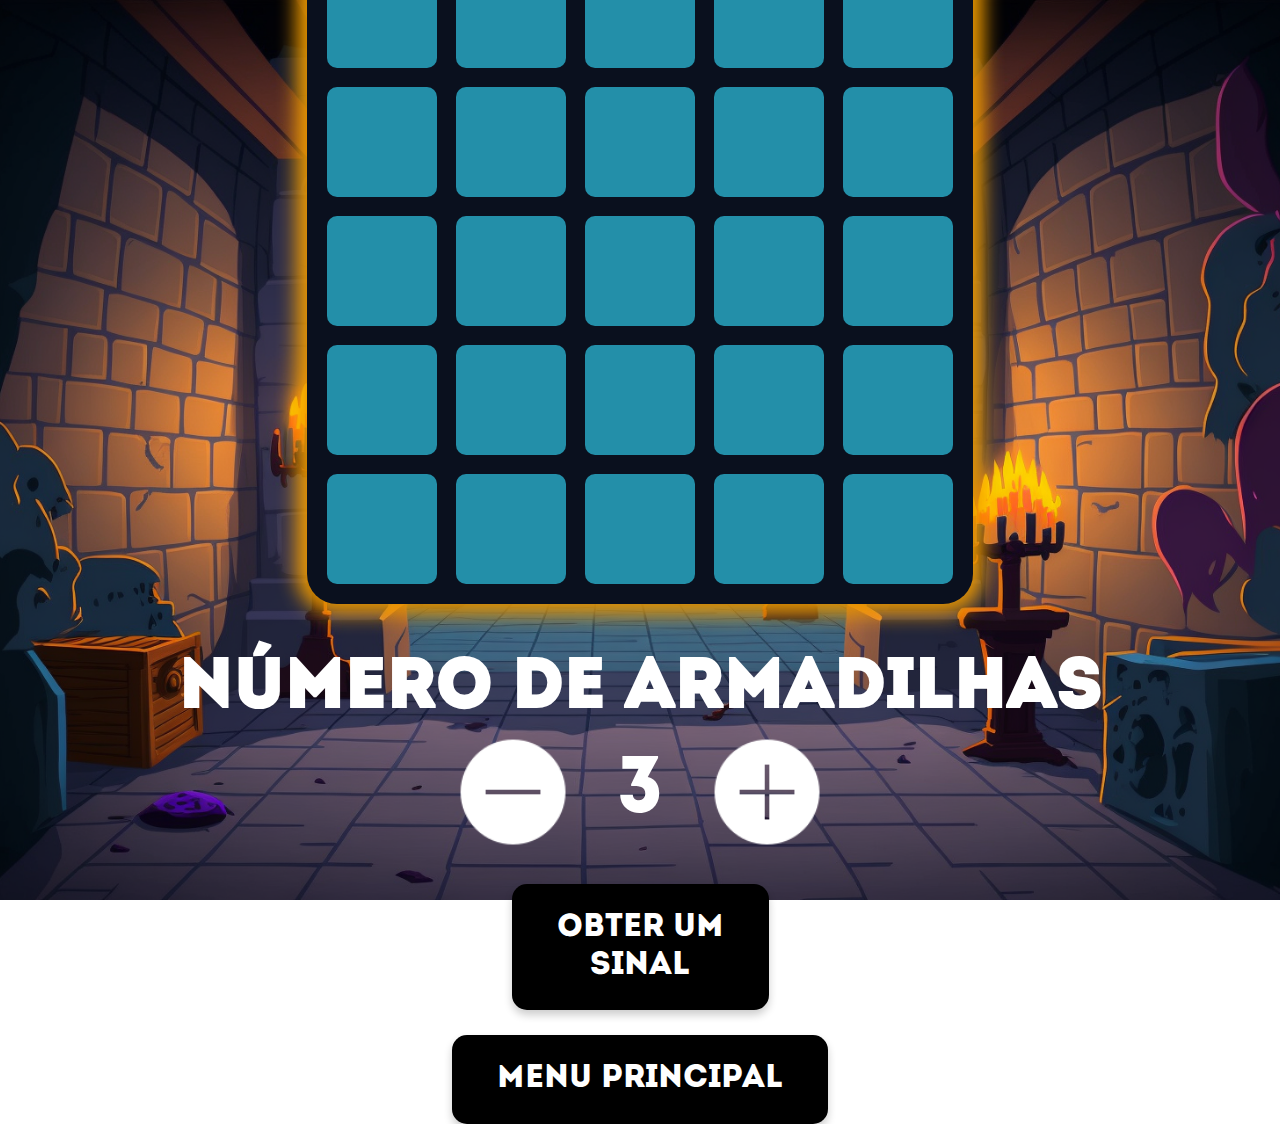
<file: games/mines-ios/index.html>
<!DOCTYPE html>
<html lang="ru">
<head>
    <meta charset="UTF-8">
    <title>Интерактивная страница</title>
    <link href="https://fonts.googleapis.com/css?family=Poppins:100,200,300,400,500,600,700,800,900" rel="stylesheet">
    <style>
        @font-face {
            font-family: 'Intro';
            src: url('intro.otf') format('opentype');
        }

        body {
            background-image: url('fon.jpg');
            background-size: cover; /* Масштабирование изображения, чтобы оно покрыло весь экран */
            background-position: center; /* Центрирование изображения */
            background-repeat: no-repeat; /* Избежание повторения изображения */
            display: flex;
            justify-content: center;
            align-items: center;
            height: 100vh;
            margin: 0;
        }


        .main-container {
            display: flex;
            flex-direction: column;
            align-items: center;
            width: 90%; /* Для центровки содержимого */
        }

        .container {
            display: flex;
            flex-direction: column;
            align-items: center;
            background-color: #0a101e; /* Темно-синий фон для контейнера */
            border-radius: 30px; /* Закругленные углы, увеличенные в два раза */
            padding: 20px; /* Уменьшенные отступы */
            box-shadow: 0 8px 16px rgba(0,0,0,0.1), 0 0 20px 10px #ffa500; /* Свечение */
        }

        .grid {
            display: grid;
            grid-template-columns: repeat(5, 110px); /* Уменьшенные размеры ячеек */
            grid-template-rows: repeat(5, 110px);
            gap: 19px; /* Уменьшенный зазор между ячейками */
        }

        .square {
            background-color: #238fa9; /* Аквамариновый цвет ячеек */
            border-radius: 10px; /* Уменьшенные закругленные углы для квадратов */
            transition: background-color 0.5s ease; /* Плавный переход цвета */
        }

        button {
            margin-top: 25px;
            padding: 25px 45px; /* Увеличенные отступы */
            border: none;
            border-radius: 15px;
            background-color: #000000; /* Ярко-синий фон */
            color: white;
            font-size: 32px; /* Увеличенный размер шрифта */
            cursor: pointer;
            transition: all 0.3s ease; /* Плавный переход для всех свойств */
            box-shadow: 0 5px 9px rgba(0, 0, 0, 0.2); /* Тень для создания эффекта глубины */
            font-family: 'Intro', sans-serif; /* Применение локального шрифта */
            text-align: center;
            line-height: 1.2; /* Межстрочный интервал для двух строк текста */
        }

        button:hover, button:focus {
            background-color: #0056b3; /* Темно-синий фон при наведении */
            box-shadow: 0 6px 12px rgba(0, 0, 0, 0.3); /* Увеличенная тень при наведении */
            transform: translateY(-2px); /* Небольшое поднятие кнопки */
        }

        button:active {
            background-color: #004885; /* Еще более темный синий при нажатии */
            box-shadow: 0 2px 4px rgba(0, 0, 0, 0.2); /* Уменьшенная тень при нажатии */
            transform: translateY(1px); /* Возвращение кнопки в исходное положение */
        }


        #trap-count-label {
            margin-top: 50px; /* Увеличенное расстояние до счетчика */
            font-size: 70px;
            color: white;
            font-family: 'Intro', sans-serif; /* Применение локального шрифта */
            font-weight: bold;
        }

        #counter-container {
            display: flex;
            align-items: center;
            justify-content: center;
            margin: 10px 0;
        }

        .count-display {
            width: 80px;
            text-align: center;
            font-size: 80px;
            font-family: 'Intro', sans-serif; /* Применение локального шрифта */
            color: white;
            margin: 0 30px;
        }

        .icon {
            cursor: pointer;
            width: 114px;
            height: 114px;
        }
        #loading-text {
            cursor: default;
            text-align: center;
            margin-bottom: 20px;
            font-family: 'Intro', sans-serif; /* Применение локального шрифта */
        }

        #loading-text span {
            display: inline-block;
            animation: bounce 0.8s ease-in-out infinite alternate;
            font-size: 120px;
            color: rgb(209, 178, 5);
            text-shadow: 0 1px 0 #ccc, 0 2px 0 #ccc, 0 3px 0 #ccc, 0 4px 0 #ccc,
                        0 5px 0 #ccc, 0 6px 0 transparent, 0 7px 0 transparent, 0 8px 0 transparent,
                        0 9px 0 transparent, 0 10px 10px rgba(0, 0, 0, 0.4);
            transform-origin: bottom;
        }

        #loading-text span:nth-child(1) { animation-delay: 0s; }
        #loading-text span:nth-child(2) { animation-delay: 0.1s; }
        #loading-text span:nth-child(3) { animation-delay: 0.2s; }
        #loading-text span:nth-child(4) { animation-delay: 0.3s; }
        #loading-text span:nth-child(5) { animation-delay: 0.4s; }
        #loading-text span:nth-child(6) { animation-delay: 0.5s; }
        #loading-text span:nth-child(7) { animation-delay: 0.6s; }

        @keyframes bounce {
            0% {
                transform: translateY(0px);
                text-shadow: 0 1px 0 #ccc, 0 2px 0 #ccc, 0 3px 0 #ccc, 0 4px 0 #ccc,
                             0 5px 0 #ccc, 0 6px 0 transparent, 0 7px 0 transparent, 0 8px 0 transparent,
                             0 9px 0 transparent, 0 10px 10px rgba(0, 0, 0, 0.4);
            }
            100% {
                transform: translateY(-20px);
                text-shadow: 0 1px 0 #ccc, 0 2px 0 #ccc, 0 3px 0 #ccc, 0 4px 0 #ccc,
                             0 5px 0 #ccc, 0 6px 0 transparent, 0 7px 0 transparent, 0 8px 0 transparent,
                             0 9px 0 transparent, 0 50px 25px rgba(0, 0, 0, 0.2);
            }
        }

    </style>
</head>
<body>
    <div class="main-container">
         <h1 id="loading-text">
        <span>M</span><span>I</span><span>N</span><span>E</span><span>S</span>
        </h1>
        <div class="container">
            <div class="grid" id="grid">
                <!-- Квадраты будут добавлены здесь с помощью JavaScript -->
            </div>
        </div>
        <div id="trap-count-label">Número de Armadilhas</div>
        <div id="counter-container">
            <img class="control-button icon" src="minus.png" onclick="decrement()" alt="Minus">
            <span id="count" class="count-display">3</span>
            <img class="control-button icon" src="plus.png" onclick="increment()" alt="Plus">
        </div>
        <button onclick="getSignal()">Obter um <br>sinal</button>
		<button onclick="location.href='https://tolianius.github.io/brazil-games.github.io/'">Menu Principal</button>
    </div>
    <audio id="sound-effect" src="1.mp3"></audio> <!-- Звуковой эффект для воспроизведения -->
   <script>
    let count = 3; // Начальное количество ловушек
    const countElement = document.getElementById('count');
    const soundEffect = document.getElementById('sound-effect');

    // Функция увеличения количества ловушек
    function increment() {
        const validTraps = [1, 3, 5, 7]; // Допустимые значения количества ловушек
        let currentIndex = validTraps.indexOf(count);
        if (currentIndex < validTraps.length - 1) {
            count = validTraps[currentIndex + 1];
            countElement.textContent = count;
        }
    }

    // Функция уменьшения количества ловушек
    function decrement() {
        const validTraps = [1, 3, 5, 7]; // Допустимые значения количества ловушек
        let currentIndex = validTraps.indexOf(count);
        if (currentIndex > 0) {
            count = validTraps[currentIndex - 1];
            countElement.textContent = count;
        }
    }

    // Создание ячеек на сетке
    function createSquares() {
        const grid = document.getElementById('grid');
        for (let i = 0; i < 25; i++) {
            const square = document.createElement('div');
            square.className = 'square';
            grid.appendChild(square);
        }
    }

    // Определение количества ячеек для открытия в зависимости от количества ловушек
    function squaresToOpen() {
        switch (count) {
            case 1:
                return 10; // Если выбрана 1 ловушка, открываем 10 ячеек
            case 3:
                return 5;  // Если выбрано 3 ловушки, открываем 5 ячеек
            case 5:
                return 4;  // Если выбрано 5 ловушек, открываем 4 ячейки
            case 7:
                return 3;  // Если выбрано 7 ловушек, открываем 3 ячейки
            default:
                return 3;  // Значение по умолчанию
        }
    }

    // Функция, запускающая процесс открытия ячеек и воспроизведение звука
    function getSignal() {
        const squares = document.querySelectorAll('.square');
        squares.forEach(square => {
            square.style.backgroundColor = '#238fa9';
            square.innerHTML = '';
        });

        let indices = new Set();
        const cellsToOpen = squaresToOpen(); // Получаем количество ячеек для открытия

        while (indices.size < cellsToOpen) {
            indices.add(Math.floor(Math.random() * squares.length));
        }

        let delay = 0;
        indices.forEach(index => {
            setTimeout(() => {
                const audio = new Audio('1.mp3');
                audio.play();
                const square = squares[index];
                square.style.backgroundColor = '#0a101e';
                square.innerHTML = '<div style="width: 100%; height: 100%; background: url(\'star.svg\') center/contain no-repeat;"></div>';
            }, delay);
            delay += 1000; // Задержка 1 секунда
        });
    }

    window.onload = function() {
        createSquares();
    }
</script>
</body>
</html>
</file>
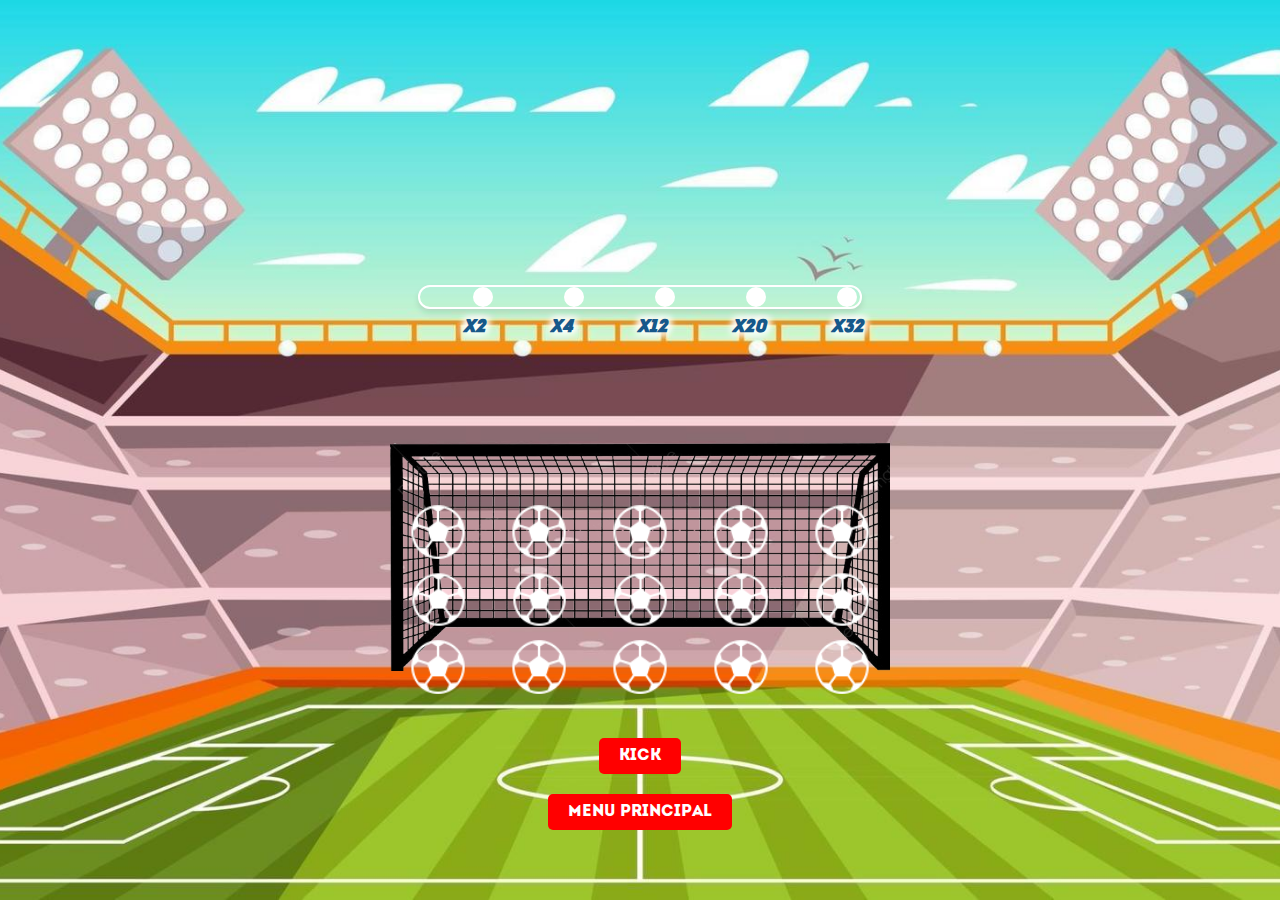
<file: games/penalty/index.html>
<!DOCTYPE html><html lang="ru"><head>
    <meta charset="UTF-8">
    <meta name="viewport" content="width=device-width, initial-scale=1.0">
    <title>Контейнер с воротами и мячами</title>
    <style>
        @font-face {
            font-family: 'Intro';
            src: url('fonts/intro.otf') format('opentype');
            font-weight: normal;
            font-style: normal;
        }
        body {
            margin: 0;
            height: 100vh;
            display: flex;
            flex-direction: column;
            justify-content: flex-start;
            align-items: center;
            background: url('images/footfon.JPEG') no-repeat center center; /* Установка фонового изображения */
            background-size: cover; /* Изображение будет растянуто на всю площадь экрана */
            padding: 0;
            box-sizing: border-box;
            position: relative;
            overflow: hidden;
        }


        .goal-container {
            width: 90%;
            max-width: 500px;
            position: relative;
            display: grid;
            justify-content: center;
            align-items: center;
            background: url('images/varana.png') no-repeat center center;
            background-size: contain;
            padding-top: 10%;
            grid-template-columns: repeat(5, 1fr);
            grid-template-rows: repeat(3, 1fr);
            grid-row-gap: 10px;
            column-gap: 5px;
            z-index: 1;
        }

        .circle {
            width: 100%;
            height: 0;
            padding-bottom: 60%;
            background-image: url('images/ball.png');
            background-size: contain;
            background-repeat: no-repeat;
            background-position: center;
            place-self: center;
            transform: translateY(-22px);
            transition: opacity 0.3s ease;
        }

        .circle.hidden {
            opacity: 0;
        }

        .pulsating {
            background-image: url('images/ballred.png');
            background-size: contain;
            background-repeat: no-repeat;
            background-position: center;
            animation: pulse 1s infinite;
            transform: translateY(-22px) scale(1);
        }

        .replaced {
            background-image: url('images/football.png');
            background-size: contain;
            background-repeat: no-repeat;
            background-position: center;
            transform: translateY(-22px) scale(0);
            animation: appear 0.5s forwards ease-in-out;
        }

        @keyframes pulse {
            0% {
                transform: translateY(-22px) scale(1);
            }
            50% {
                transform: translateY(-22px) scale(1.2);
            }
            100% {
                transform: translateY(-22px) scale(1);
            }
        }

        @keyframes appear {
            from {
                transform: translateY(-22px) scale(0);
                opacity: 0;
            }
            to {
                transform: translateY(-22px) scale(1.2);
                opacity: 1;
            }
        }

        .kick-button {
            font-family: 'Intro', sans-serif;
            margin-top: 20px;
            padding: 10px 20px;
            font-size: 16px;
            background-color: #ff0000;
            color: white;
            border: none;
            cursor: pointer;
            border-radius: 5px;
            transition: background-color 0.3s ease;
            z-index: 2;
        }

        .kick-button:hover {
            background-color: #cc0000;
        }

       .counter-container {
            width: 100%;
            max-width: 500px;
            padding: 10px 0;
            display: flex;
            flex-direction: column;
            align-items: center;
            z-index: 2;
        }


        .counter {
            width: 80%;
            max-width: 500px;
            height: 20px;
            background: transparent;
            border-radius: 20px;
            box-shadow: 0 4px 6px rgba(0, 0, 0, 0.1);
            display: flex;
            justify-content: space-between;
            align-items: center;
            padding: 0 20px;
            position: relative;
            margin-top: 55%;
            border: 2px solid white;
            overflow: hidden; /* Для обрезки заполнения */
            position: relative;
        }

        .fill {
            background-color: #6f9c59;
            border-radius: 25px;
            height: 100%;
            width: 0%; /* Изначально ширина 0% */
            position: absolute; /* Чтобы заполнение находилось под точками */
            top: 0;
            left: 0;
            z-index: 0; /* Точки будут выше */
            transition: width 0.5s ease; /* Плавный переход для изменения ширины */
        }

        .dot {
            position: relative;
            z-index: 1; /* Точки поверх заполнения */
            width: 20px;
            height: 20px;
            background-color: white;
            border-radius: 50%;
            transition: background-color 0.3s ease;
            margin-left: 33px;
        }

        .dot:first-child {
            margin-left: 50; /* Убираем отступ у первой точки */
        }

        .dot:last-child {
            margin-left: 50; /* Размещаем последнюю точку в самом конце */
            margin-right: -17px;
        }
        .dot.active {
            background-color: white;
        }

       .labels {
            display: flex;
            justify-content: space-between;
            width: 80%;
            max-width: 500px;
            margin-top: 10px;
            padding-left: 45px; /* Добавьте отступ слева */
            margin-bottom: 10%;
        }

        .labels span {
            font-family: 'Intro', sans-serif; /* Подключение шрифта Intro */
            font-size: 18px;
            color: #16588a;
            font-style: italic; /* Делаем текст курсивным */
            font-weight: bold; /* Делаем текст жирным */
            text-shadow: 3px 3px 6px white, -3px -3px 6px white, 3px -3px 6px white, -3px 3px 6px white; /* Увеличенная жирная белая обводка */
        }
           }
        .buttons-container {
            display: flex;
            flex-direction: column; /* Располагаем кнопки вертикально */
            align-items: center; /* Центрируем кнопки по горизонтали */
            gap: 20px; /* Добавляем отступы между кнопками */
            margin-top: 20px;
        }
        header img {
            height: 30px;
            width: 30px;
            margin-right: 10px;
            border-radius: 50%;
        }
       

        .tab button {
            font-family: 'Intro', sans-serif;
            margin-top: 20px;
            padding: 10px 20px;
            font-size: 16px;
            background-color: #ff0000;
            color: white;
            border: none;
            cursor: pointer;
            border-radius: 5px;
            transition: background-color 0.3s ease;
            z-index: 2;
        }

        .tab button img {
            max-width: 38px;
            height: 38px;
        }

        .tab button:hover {
            background-color: #555;
            transform: translateY(-2px);
        }

        .tab button.active {
            background-color: #666;
            box-shadow: 0 2px 10px rgba(0, 0, 0, 0.5);
        }

        /* Медиазапросы для адаптации на мобильных устройствах */
        @media (max-width: 768px) {
            .tab {
                height: 70px; /* Фиксированная высота для планшетов */
            }

            .tab button {
                margin: 0 5px;
                padding: 10px 15px;
                font-size: 14px;
            }

            .tab button img {
                max-width: 32px;
                height: 32px;
            }
        }

        @media (max-width: 480px) {
            .tab {
                height: 70px; /* Фиксированная высота для мобильных устройств */
            }


            .tab button {
                margin: 0 3px;
                padding: 8px 12px;
                font-size: 12px;
            }

            .tab button img {
                max-width: 28px;
                height: 28px;
            }
        }

         @media (max-height: 632px) {
        .counter-container {
            width: 100%;
            margin-top: -22%;
        }

        .counter {
            height: 10px;
        }

        .dot {
            width: 8px;
            height: 8px;
        }

        .goal-container {
            grid-row-gap: 3px;
            column-gap: 2px;
        }
    }
        /* Убираем синий эффект выделения при нажатии на мобильных устройствах */
        button, select, input, textarea, a {
            -webkit-tap-highlight-color: transparent;
            -webkit-focus-ring-color: transparent;
            outline: none;
        }

        * {
            -webkit-tap-highlight-color: transparent; /* Убирает подсветку при нажатии на любом элементе */
            -webkit-touch-callout: none; /* Отключает вызов меню на долгий тап */
        }


    </style>
</head>
<body>
    <div class="counter-container">
        <div class="counter">
            <div class="fill"></div> <!-- Новый элемент для заполнения -->
            <div class="dot"></div>
            <div class="dot"></div>
            <div class="dot"></div>
            <div class="dot"></div>
            <div class="dot"></div>
        </div>
        <div class="labels">
            <span>x2</span>
            <span>x4</span>
            <span>x12</span>
            <span>x20</span>
            <span>x32</span>
        </div>
    </div>
    <div class="goal-container">
        <!-- Вставляем мячи -->
        <div class="circle"></div><div class="circle"></div><div class="circle"></div>
        <div class="circle"></div><div class="circle"></div><div class="circle"></div>
        <div class="circle"></div><div class="circle"></div><div class="circle"></div>
        <div class="circle"></div><div class="circle"></div><div class="circle"></div>
        <div class="circle"></div><div class="circle"></div><div class="circle"></div>
    </div>

    <button class="kick-button">KICK</button>

    <!-- Анимация движущихся мячей -->
    <div class="moving-ball"></div>
    <div class="moving-ball" style="animation-delay: 3s;"></div>
    <div class="moving-ball" style="animation-delay: 6s;"></div>
     <div class="tab">
         <button class="return-button" onclick="location.href='https://tolianius.github.io/brazil-games.github.io/'">Menu principal</button>
        </button>
    </div>
    <script src="js/telegram-web-app.js"></script>
    <script>
          function triggerHapticFeedback() {
            if (window.Telegram && window.Telegram.WebApp.HapticFeedback) {
                window.Telegram.WebApp.HapticFeedback.impactOccurred('medium');
            }
        }
        let pulseCount = 0;

document.querySelector('.kick-button').addEventListener('click', function() {
    triggerHapticFeedback();
    const circles = document.querySelectorAll('.circle');
    const availableCircles = Array.from(circles).filter(circle => !circle.classList.contains('hidden') && !circle.classList.contains('replaced'));
    const dots = document.querySelectorAll('.dot');
    const fill = document.querySelector('.fill'); // Получаем элемент заполнения

    if (pulseCount < 5 && availableCircles.length > 0) {
        const randomIndex = Math.floor(Math.random() * availableCircles.length);
        const chosenCircle = availableCircles[randomIndex];

        chosenCircle.classList.add('hidden');
        setTimeout(() => {
            chosenCircle.classList.remove('hidden');
            chosenCircle.classList.add('pulsating');

            setTimeout(() => {
                chosenCircle.classList.remove('pulsating');
                chosenCircle.classList.add('replaced');
                dots[pulseCount].classList.add('active');

                // Увеличиваем ширину заполнения
                fill.style.width = `${(pulseCount + 1) * 20}%`; // Заполняем на 20% за каждый шаг
                pulseCount++;
            }, 2500); // 2.5 секунды пульсации перед заменой на football.png
        }, 300); // Ждем, пока мяч исчезнет, перед заменой его на пульсирующий
    } else if (pulseCount >= 5) {
        // Сбрасываем мячи, счетчик и заполнение
        circles.forEach(circle => {
            circle.classList.remove('hidden', 'pulsating', 'replaced');
        });
        dots.forEach(dot => dot.classList.remove('active'));
        fill.style.width = '0%'; // Сбрасываем заполнение
        pulseCount = 0;
    }
});
    </script>

</body></html>
</file>
<file: games/luckyjet/index.css>
.page {
    overflow: hidden;
    color: white;
    -webkit-user-select: none; 
    -moz-user-select: none; 
    -ms-user-select: none;
    user-select: none;
}


.smallt {
    position: absolute;
    margin-top: 115px;
    transition: font-size 0.3s ease;
    z-index: 5;
    font-weight: bold;

}



#waitingText {
    font-family: 'SF Pro Display', sans-serif;                                            
    margin-top: 10px;
    font-size: 20px; 
    font-weight: bold; 
}


.kif {
    position: absolute;
    font-family: 'SF Pro Display', sans-serif; 
    font-size: 45px;
    margin-top: 150px;
    font-weight: 900;
    color: #944ef5;
    transition: font-size 0.4s ease;
    z-index: 5;
}

.text1 {
    position: absolute;
    margin-top: 150px;
    margin-right: 0px;
    font-size: 50px;
    font-weight: bold;
    z-index: 5;
    transition: font-size 0.3s ease;
    font-family: 'SF Pro Display', sans-serif; 
    
        }
        .betting {
            position: absolute;
            margin-top: 345px;
            margin-right: 0px;
            font-size: 80px;
            font-weight: bold;
            z-index: 5;
            transition: font-size 0.3s ease;
            font-family: 'SF Pro Display', sans-serif; 
            
        }
        .fly {
            position: absolute;
            margin-top: 355px;
            margin-right: 0px;
            font-size: 40px;
            font-weight: bold;
            z-index: 5;
            transition: font-size 0.4s ease;
            font-family: 'SF Pro Display', sans-serif; 
            
        }


.fly2 {
        position: absolute;
        margin-top: 205px;
        margin-right: 0px;
        font-size: 27px;
        font-weight: bold;
        z-index: 5;
        transition: font-size 0.4s ease;
        font-family: 'Oswald', sans-serif;    
}



.loader {
    width: 150px;
    height: 4px;
    border: 1px solid #261c4a;
    background-color: #151028;
    position: absolute;
    border-radius: 5px; 
    margin: 270px auto -270px auto;
}

.loader .bar {
    content: "";
    width: 0%;
    height: 100%;
    background-color: #6b30f9;
    border-radius: 3px; 
    position: absolute;
    transition: width 5s ease; 
}

@keyframes loading {

    0% {
        width: 100%;
    }

    100% {
        width: 0%;
    }
}



.page::before {
    content: "";
    background-image: url('images/bg.jpg');
    background-size: cover !important;
    background-repeat: no-repeat;
    background-position: center top;
    box-sizing: border-box;
    z-index: -1;
    position: absolute;
    top: 0;
    right: 0;
    bottom: 0;
    left: 0;
}


img {
   pointer-events: none;
   -webkit-touch-callout: none;
   -webkit-user-select: none;
   -khtml-user-select: none;
   -moz-user-select: none;
   -ms-user-select: none;
   user-select: none;
}

.page__rate-image {
    max-width: 40px;
    max-height: 40px;
    margin-right: 25px;
}

.page__rate-wrapper {
    display: flex;
    flex-direction: column;
}

.page__rate-title {
    color: #ffc300;
    font-weight: bold;
    font-size: 12px;
    margin: 0;
}

.page__rate-subtitle {
    font-size: 12px;
    margin: 0;
}

.winner {
  
    display: block;
    width: 300px;
    margin: auto;
    position: relative;
}



.luck {
   
    display: block;
    width: 150px;
    margin-top: 180px;
    margin-left: 155px;
    position: absolute;
}

.win {
   
    display: block;
    width: 100px;
    margin-top: 160px;
    margin-left: 0px;
    position: absolute;
}



.button2 {
    width: 300px;
    height: 50px;
    border-radius: 12px;
    margin-top: 474px;
    font-size: 18px;
    margin-left: -150px;
    font-style: normal;
    font-weight: 600;
    line-height: 20px;
    letter-spacing: 0.08em;
    text-align: center;
    position: absolute;
    border: none;
    display: inline-block;
    color: rgb(221, 221, 221);
    text-shadow: rgb(138, 138, 138) 0px 0px 20px;
    background: linear-gradient(263.87deg, rgb(148, 78, 245) 0%, rgb(92, 36, 252) 100%);
    box-shadow: rgba(25, 201, 245, 0.1) 0px 10px 20px, rgba(92, 36, 252, 0.1) 0px 10px 20px, rgb(148, 78, 245) 0px -2px 4px inset, rgba(148, 78, 245, 0.6) 0px -8px 8px inset;
    cursor: pointer;


}




.loader2 {
    width: 300px;
    height: 100px;
    border: 1px solid #261c4a;
    background-color: #151028;
    position: absolute;
    border-radius: 20px; 
    margin-top: 340px;
    margin-left: 0px;
}




.circle {
    width: 175px;
    height: 175px;
    border-radius: 50%; 
    position: absolute;
    border: 5px solid #944ef5;
    margin-top: 456px;
    background-color: black;
    
    z-index: 1;
}

.cv {
    width: 300px; 
    height: 200px;
    border-radius: 20px; 
    border: 1px solid #261c4a;
    position: relative;
    display: flex;
    margin: 120px auto -415px auto;
    justify-content: center;
    background-color: #151028;
    overflow: hidden;
    z-index: 1;
}

.rocket {
    background-size: cover !important;
    background-repeat: no-repeat;
    background-position: center top;
    box-sizing: border-box;
    max-width: 300px;
    position: relative;
    display: flex;
    justify-content: center;
    margin: 120px auto 0 auto;
    transition: all 0.32s ease 0s;
    z-index: 5;
}



.rocket_fire {
    position: absolute;
    width: 65px;
    margin-top: 205px;
    margin-right: 130px;
    animation: fly 4s forwards;
}



.rocket_boy {
    position: absolute;
    transition: all 0.32s ease 0s;
    transform: rotate(7deg);
    width: 65px;
    margin-top: 150px;
    margin-right: 50px;
    display: block;
    animation: fly 4s forwards;
}

.obloko {
    position: absolute;
    transition: all 0.32s ease 0s;
    transform: rotate(7deg);
    width: 300px;
    margin-top: 110px;
    margin-left: 600px;
    display: block;
    animation: fly1 6s linear infinite;
    z-index: 2;
}

.obloko2 {
    position: absolute;
    transition: all 0.32s ease 0s;
    transform: rotate(7deg);
    width: 300px;
    margin-top: 110px;
    margin-left: 0px;
    display: block;
    animation: fly1 6s linear infinite;
    z-index: 2;
}



@keyframes fly {
    0% {
        transform: translate(-70px, 50px);
    }
 
  
    100% {
        transform: translate(120px, -25px);
    }
}


@keyframes fly1 {
    0% {
    transform: translate(0px, 0px);
      }
    
    100% {
    transform: translate(-300px, 0px);
    }
}
</file>
